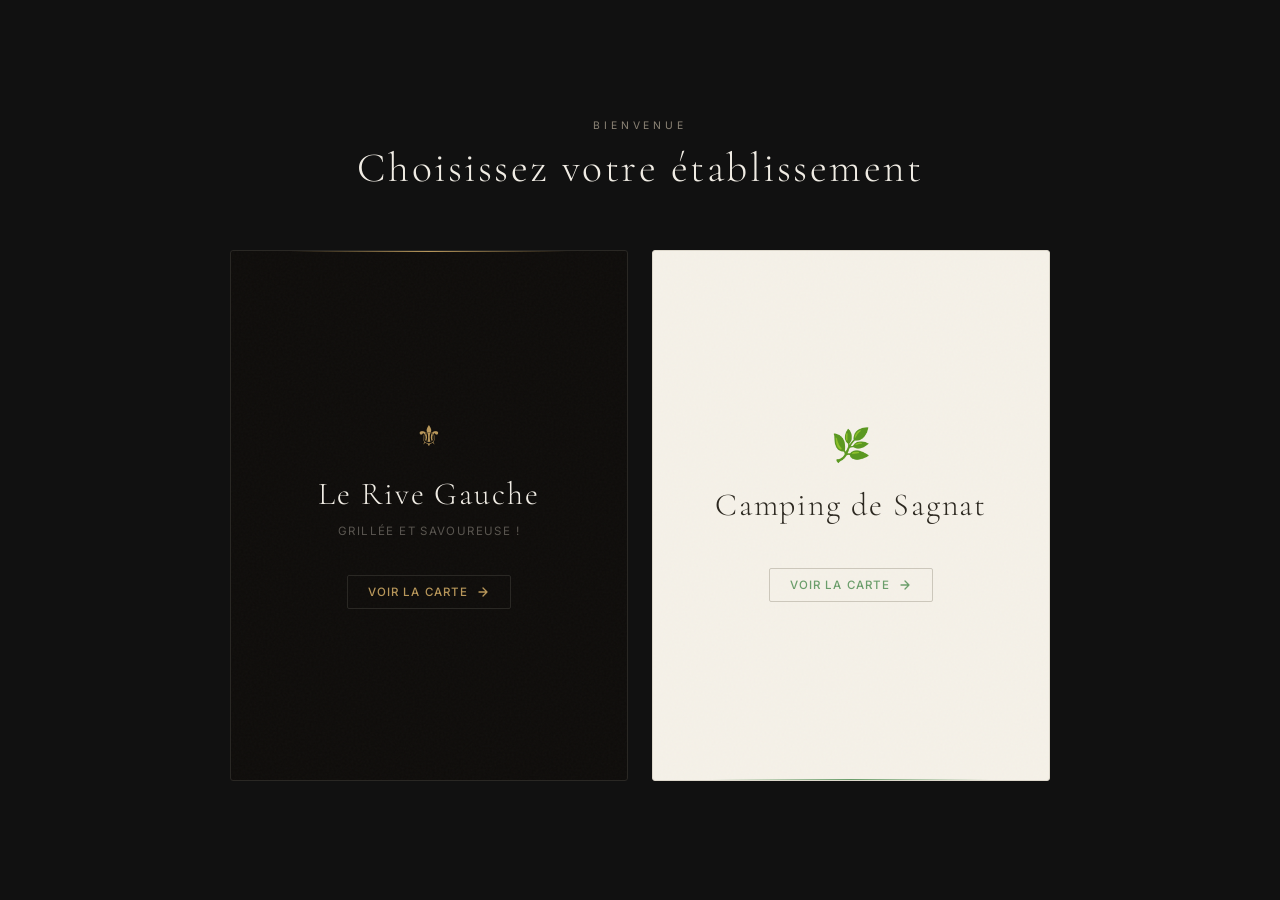
<file: index.html>
<!DOCTYPE html>
<html lang="fr">
<head>
  <meta charset="UTF-8">
  <meta name="viewport" content="width=device-width, initial-scale=1.0">
  <title>Nos Établissements</title>
  <link rel="preconnect" href="https://fonts.googleapis.com">
  <link rel="preconnect" href="https://fonts.gstatic.com" crossorigin>
  <link href="https://fonts.googleapis.com/css2?family=Cormorant+Garamond:ital,wght@0,300;0,400;0,500;1,300&family=Inter:wght@300;400;500&display=swap" rel="stylesheet">
  <link rel="stylesheet" href="landing.css">
</head>
<body>

  <main class="landing">

    <header class="landing-hd">
      <p class="landing-eyebrow">Bienvenue</p>
      <h1 class="landing-title">Choisissez votre établissement</h1>
    </header>

    <div class="cards">

      <!-- ── BISTROT ─────────────────────────── -->
      <a class="card card-dark" href="bistrot/" aria-label="Accéder au Rive Gauche">
        <div class="card-bg"></div>
        <div class="card-inner">
          <div class="card-logo" id="landing-logo-bistrot">⚜</div>
          <div class="card-name" id="landing-name-bistrot">Le Rive Gauche</div>
          <div class="card-tagline" id="landing-tag-bistrot">Grillée et Savoureuse&nbsp;!</div>
          <div class="card-cta">
            <span>Voir la carte</span>
            <svg width="14" height="14" viewBox="0 0 14 14" fill="none">
              <path d="M3 7h8M7 3l4 4-4 4" stroke="currentColor" stroke-width="1.3" stroke-linecap="round" stroke-linejoin="round"/>
            </svg>
          </div>
        </div>
      </a>

      <!-- ── CAMPING ─────────────────────────── -->
      <a class="card card-light" href="camping/" aria-label="Accéder au Camping de Sagnat">
        <div class="card-bg"></div>
        <div class="card-inner">
          <div class="card-logo" id="landing-logo-camping">🌿</div>
          <div class="card-name" id="landing-name-camping">Camping de Sagnat</div>
          <div class="card-tagline" id="landing-tag-camping"></div>
          <div class="card-cta">
            <span>Voir la carte</span>
            <svg width="14" height="14" viewBox="0 0 14 14" fill="none">
              <path d="M3 7h8M7 3l4 4-4 4" stroke="currentColor" stroke-width="1.3" stroke-linecap="round" stroke-linejoin="round"/>
            </svg>
          </div>
        </div>
      </a>

    </div>

  </main>


  <script>
  /* Charge les logos/noms depuis localStorage si déjà visités */
  (function () {
    function isUrl(s) { return s && (s.startsWith('http') || s.startsWith('data:') || s.startsWith('/')); }
    function setLogo(el, logo, name) {
      if (!el || !logo) return;
      if (isUrl(logo)) {
        el.innerHTML = '<img src="' + logo + '" alt="' + name + '" class="card-logo-img">';
      } else {
        el.textContent = logo;
      }
    }
    function apply(siteId, logoId, nameId, tagId) {
      try {
var raw = localStorage.getItem(siteId + '_restaurant_info');
var data = raw ? JSON.parse(raw) : null;
if (!data) {
  var fc = localStorage.getItem('fc_' + siteId + '_info');
  if (fc) data = JSON.parse(fc).data || null;
}
if (!data) return;
        setLogo(document.getElementById(logoId), data.logo, data.name);
        var nameEl = document.getElementById(nameId);
        if (nameEl && data.name) nameEl.textContent = data.name;
        var tagEl  = document.getElementById(tagId);
        if (tagEl  && data.tagline !== undefined) tagEl.textContent = data.tagline;
      } catch (e) {}
    }
    apply('bistrot', 'landing-logo-bistrot', 'landing-name-bistrot', 'landing-tag-bistrot');
    apply('camping', 'landing-logo-camping', 'landing-name-camping', 'landing-tag-camping');
  })();
  </script>
</body>
</html>
</file>
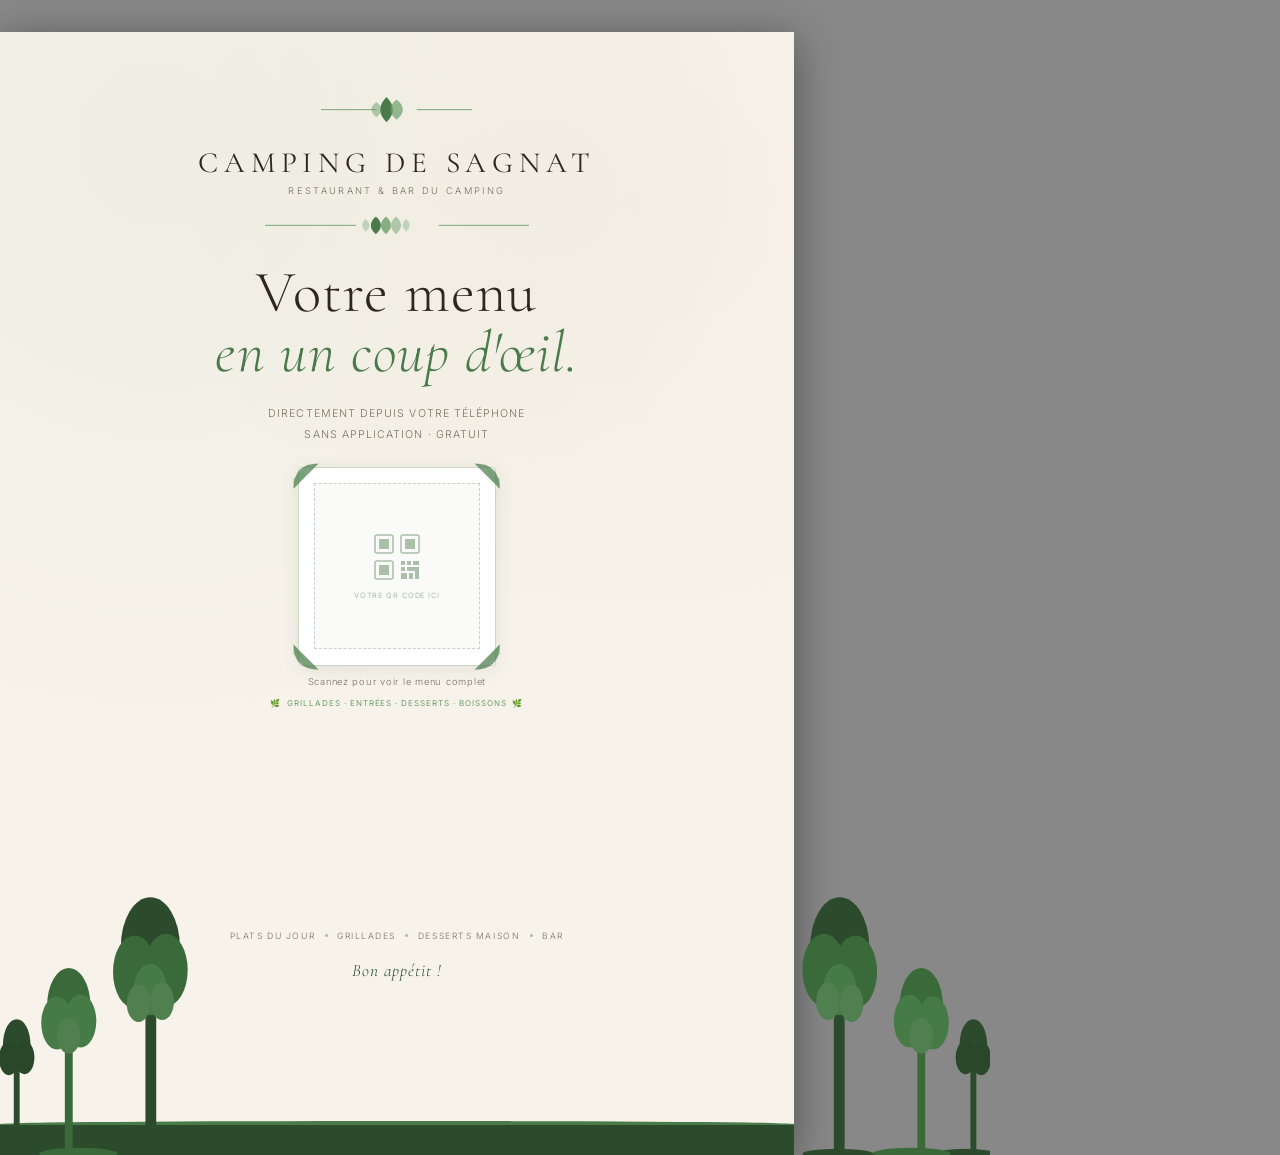
<file: carte-camping.html>
<!DOCTYPE html>
<html lang="fr">
<head>
<meta charset="UTF-8">
<meta name="viewport" content="width=device-width, initial-scale=1.0">
<title>Affiche — Camping de Sagnat</title>
<link href="https://fonts.googleapis.com/css2?family=Cormorant+Garamond:ital,wght@0,300;0,400;0,500;0,600;1,300;1,400&family=Inter:wght@300;400;500&display=swap" rel="stylesheet">
<style>
  *, *::before, *::after { box-sizing: border-box; margin: 0; padding: 0; }
 
  :root {
    --bg:      #f7f3eb;
    --green:   #4a7a4a;
    --green-l: #6b9e6b;
    --green-d: #2c4a2c;
    --text:    #2c2820;
    --text2:   #7a7060;
    --cream2:  #ede9df;
    --amber:   #c4935a;
  }
 
  @page {
    size: A4 portrait;
    margin: 0;
  }
 
  html, body {
    width: 210mm;
    height: 297mm;
    print-color-adjust: exact;
    -webkit-print-color-adjust: exact;
    background: var(--bg);
  }
 
  body {
    font-family: 'Inter', sans-serif;
    color: var(--text);
    position: relative;
    overflow: hidden;
  }
 
  /* ── Arbres — cadre naturel ── */
  .trees-left, .trees-right {
    position: absolute;
    bottom: 0;
    width: 52mm;
    height: 110mm;
    pointer-events: none;
    z-index: 2;
  }
  .trees-left  { left: 0; }
  .trees-right { right: 0; transform: scaleX(-1); transform-origin: right; }
  .trees-left svg, .trees-right svg { width: 100%; height: 100%; display: block; }
 
  /* Bande verte sol */
  .ground-strip {
    position: absolute;
    bottom: 0; left: 0; right: 0;
    height: 8mm;
    background: var(--green-d);
    z-index: 1;
  }
  .ground-strip::before {
    content: '';
    position: absolute;
    top: -3px; left: 0; right: 0;
    height: 4px;
    background: var(--green);
    border-radius: 50% 50% 0 0 / 3px 3px 0 0;
  }
 
  /* ── Texture de fond légère ── */
  body::before {
    content: '';
    position: absolute;
    inset: 0;
    background-image:
      radial-gradient(circle at 20% 10%, rgba(107,158,107,0.06) 0%, transparent 50%),
      radial-gradient(circle at 80% 15%, rgba(196,147,90,0.05) 0%, transparent 40%);
    pointer-events: none;
    z-index: 0;
  }
 
  /* ── Contenu ── */
  .poster {
    width: 210mm;
    height: 297mm;
    padding: 16mm 22mm 28mm;
    display: flex;
    flex-direction: column;
    align-items: center;
    position: relative;
    z-index: 3;
  }
 
  /* ── En-tête ── */
  .leaf-top {
    width: 40mm;
    margin-bottom: 5mm;
    flex-shrink: 0;
  }
  .restaurant-name {
    font-family: 'Cormorant Garamond', serif;
    font-size: 22pt;
    font-weight: 400;
    letter-spacing: 0.2em;
    text-transform: uppercase;
    color: var(--text);
    text-align: center;
    line-height: 1.1;
    margin-bottom: 1.5mm;
  }
  .restaurant-sub {
    font-size: 7pt;
    letter-spacing: 0.25em;
    text-transform: uppercase;
    color: var(--text2);
    text-align: center;
    margin-bottom: 5mm;
    font-weight: 300;
  }
 
  /* Séparateur feuille */
  .leaf-divider {
    width: 70mm;
    flex-shrink: 0;
    margin-bottom: 7mm;
  }
 
  /* ── Titre principal ── */
  .headline {
    text-align: center;
    margin-bottom: 5mm;
    flex-shrink: 0;
  }
  .headline-a {
    font-family: 'Cormorant Garamond', serif;
    font-size: 44pt;
    font-weight: 300;
    letter-spacing: 0.02em;
    color: var(--text);
    line-height: 1;
    display: block;
  }
  .headline-b {
    font-family: 'Cormorant Garamond', serif;
    font-size: 44pt;
    font-weight: 300;
    letter-spacing: 0.02em;
    color: var(--green);
    line-height: 1.05;
    display: block;
    font-style: italic;
  }
 
  /* ── Sous-texte ── */
  .subtext {
    font-size: 8pt;
    font-weight: 300;
    letter-spacing: 0.1em;
    color: var(--text2);
    text-align: center;
    text-transform: uppercase;
    line-height: 2;
    margin-bottom: 6mm;
    flex-shrink: 0;
  }
 
  /* ── Zone QR ── */
  .qr-zone {
    flex-shrink: 0;
    display: flex;
    flex-direction: column;
    align-items: center;
    gap: 3mm;
    margin-bottom: 5mm;
  }
  .qr-outer {
    padding: 4mm;
    background: white;
    border-radius: 3px;
    box-shadow:
      0 0 0 1px rgba(74,122,74,0.18),
      0 4px 18px rgba(44,74,44,0.1);
    position: relative;
  }
  /* Petites feuilles aux coins du cadre QR */
  .qr-corner-leaf {
    position: absolute;
    width: 8mm;
    height: 8mm;
  }
  .qr-corner-leaf.tl { top: -2mm;  left: -2mm; }
  .qr-corner-leaf.tr { top: -2mm;  right: -2mm; transform: scaleX(-1); }
  .qr-corner-leaf.bl { bottom: -2mm; left: -2mm; transform: scaleY(-1); }
  .qr-corner-leaf.br { bottom: -2mm; right: -2mm; transform: scale(-1,-1); }
 
  .qr-frame {
    width: 44mm;
    height: 44mm;
    border: 1px dashed rgba(74,122,74,0.3);
    display: flex;
    align-items: center;
    justify-content: center;
    background: #fafaf8;
  }
  .qr-placeholder {
    display: flex;
    flex-direction: column;
    align-items: center;
    gap: 2.5mm;
    opacity: 0.45;
  }
  .qr-placeholder-text {
    font-size: 5.5pt;
    letter-spacing: 0.12em;
    text-transform: uppercase;
    color: var(--green);
    text-align: center;
  }
  .qr-scan-label {
    font-size: 7pt;
    letter-spacing: 0.08em;
    color: var(--text2);
    text-align: center;
    font-weight: 300;
  }
  .qr-free-label {
    font-size: 6pt;
    letter-spacing: 0.12em;
    color: var(--green-l);
    text-align: center;
    font-weight: 400;
    text-transform: uppercase;
  }
 
  /* ── Section bas ── */
  .bottom-section {
    flex: 1;
    display: flex;
    flex-direction: column;
    align-items: center;
    justify-content: flex-end;
    width: 100%;
    padding-bottom: 18mm;
  }
  .categories {
    display: flex;
    align-items: center;
    gap: 2.5mm;
    flex-wrap: wrap;
    justify-content: center;
    margin-bottom: 5mm;
  }
  .cat {
    font-size: 6.5pt;
    letter-spacing: 0.18em;
    text-transform: uppercase;
    color: var(--text2);
    font-weight: 300;
  }
  .cat-sep {
    width: 3px;
    height: 3px;
    border-radius: 50%;
    background: var(--green-l);
    flex-shrink: 0;
    opacity: 0.6;
  }
  .closing {
    font-family: 'Cormorant Garamond', serif;
    font-size: 13pt;
    font-style: italic;
    font-weight: 300;
    color: var(--green-d);
    letter-spacing: 0.06em;
  }
 
  /* ── Print / screen ── */
  @media print {
    html, body { width: 210mm; height: 297mm; }
    body { -webkit-print-color-adjust: exact; print-color-adjust: exact; }
  }
  @media screen {
    html { background: #888; display: flex; justify-content: center; padding: 2rem 0; min-height: 100vh; }
    body { box-shadow: 0 8px 40px rgba(0,0,0,0.4); }
  }
</style>
</head>
<body>
 
<!-- Sol -->
<div class="ground-strip"></div>
 
<!-- Arbres gauche -->
<div class="trees-left">
  <svg viewBox="0 0 200 380" xmlns="http://www.w3.org/2000/svg" preserveAspectRatio="xMinYMax meet">
    <!-- Petit arbre fond -->
    <rect x="14" y="290" width="6" height="90" rx="2" fill="#2c4a2c"/>
    <ellipse cx="17" cy="268" rx="14" ry="26" fill="#2c4a2c"/>
    <ellipse cx="9"  cy="282" rx="10" ry="17" fill="#2a472a"/>
    <ellipse cx="25" cy="281" rx="10" ry="17" fill="#2a472a"/>
    <!-- Arbre moyen -->
    <rect x="66" y="255" width="8" height="125" rx="2" fill="#3a6a3a"/>
    <ellipse cx="70" cy="228" rx="22" ry="38" fill="#3a6a3a"/>
    <ellipse cx="58" cy="246" rx="16" ry="27" fill="#467a46"/>
    <ellipse cx="82" cy="244" rx="16" ry="27" fill="#467a46"/>
    <ellipse cx="70" cy="259" rx="12" ry="18" fill="#508050"/>
    <!-- Grand arbre premier plan -->
    <rect x="148" y="205" width="11" height="175" rx="3" fill="#2c4a2c"/>
    <ellipse cx="153" cy="168" rx="30" ry="50" fill="#2c4a2c"/>
    <ellipse cx="137" cy="194" rx="22" ry="37" fill="#3a6a3a"/>
    <ellipse cx="169" cy="192" rx="22" ry="37" fill="#3a6a3a"/>
    <ellipse cx="153" cy="212" rx="17" ry="26" fill="#467a46"/>
    <ellipse cx="141" cy="226" rx="12" ry="19" fill="#508050"/>
    <ellipse cx="165" cy="224" rx="12" ry="19" fill="#508050"/>
    <!-- Herbe -->
    <ellipse cx="25"  cy="379" rx="30" ry="5" fill="#2c4a2c"/>
    <ellipse cx="80"  cy="379" rx="40" ry="6" fill="#3a6a3a"/>
    <ellipse cx="155" cy="379" rx="36" ry="5" fill="#2c4a2c"/>
  </svg>
</div>
 
<!-- Arbres droite (miroir CSS) -->
<div class="trees-right">
  <svg viewBox="0 0 200 380" xmlns="http://www.w3.org/2000/svg" preserveAspectRatio="xMinYMax meet">
    <rect x="14" y="290" width="6" height="90" rx="2" fill="#2c4a2c"/>
    <ellipse cx="17" cy="268" rx="14" ry="26" fill="#2c4a2c"/>
    <ellipse cx="9"  cy="282" rx="10" ry="17" fill="#2a472a"/>
    <ellipse cx="25" cy="281" rx="10" ry="17" fill="#2a472a"/>
    <rect x="66" y="255" width="8" height="125" rx="2" fill="#3a6a3a"/>
    <ellipse cx="70" cy="228" rx="22" ry="38" fill="#3a6a3a"/>
    <ellipse cx="58" cy="246" rx="16" ry="27" fill="#467a46"/>
    <ellipse cx="82" cy="244" rx="16" ry="27" fill="#467a46"/>
    <ellipse cx="70" cy="259" rx="12" ry="18" fill="#508050"/>
    <rect x="148" y="205" width="11" height="175" rx="3" fill="#2c4a2c"/>
    <ellipse cx="153" cy="168" rx="30" ry="50" fill="#2c4a2c"/>
    <ellipse cx="137" cy="194" rx="22" ry="37" fill="#3a6a3a"/>
    <ellipse cx="169" cy="192" rx="22" ry="37" fill="#3a6a3a"/>
    <ellipse cx="153" cy="212" rx="17" ry="26" fill="#467a46"/>
    <ellipse cx="141" cy="226" rx="12" ry="19" fill="#508050"/>
    <ellipse cx="165" cy="224" rx="12" ry="19" fill="#508050"/>
    <ellipse cx="25"  cy="379" rx="30" ry="5" fill="#2c4a2c"/>
    <ellipse cx="80"  cy="379" rx="40" ry="6" fill="#3a6a3a"/>
    <ellipse cx="155" cy="379" rx="36" ry="5" fill="#2c4a2c"/>
  </svg>
</div>
 
<div class="poster">
 
  <!-- Petite feuille déco haut -->
  <svg class="leaf-top" viewBox="0 0 120 28" xmlns="http://www.w3.org/2000/svg">
    <line x1="0" y1="14" x2="44" y2="14" stroke="#6b9e6b" stroke-width="0.7"/>
    <line x1="76" y1="14" x2="120" y2="14" stroke="#6b9e6b" stroke-width="0.7"/>
    <path d="M 52 4 Q 62 14 52 24 Q 42 14 52 4 Z" fill="#4a7a4a"/>
    <path d="M 60 6 Q 70 14 60 22 Q 50 14 60 6 Z" fill="#6b9e6b" opacity="0.7"/>
    <path d="M 44 8 Q 52 14 44 20 Q 36 14 44 8 Z" fill="#6b9e6b" opacity="0.5"/>
  </svg>
 
  <!-- Nom -->
  <div class="restaurant-name">Camping de Sagnat</div>
  <div class="restaurant-sub">Restaurant &amp; Bar du Camping</div>
 
  <!-- Divider feuilles -->
  <svg class="leaf-divider" viewBox="0 0 210 18" xmlns="http://www.w3.org/2000/svg">
    <line x1="0" y1="9" x2="72" y2="9" stroke="#6b9e6b" stroke-width="0.7"/>
    <line x1="138" y1="9" x2="210" y2="9" stroke="#6b9e6b" stroke-width="0.7"/>
    <path d="M 88 2 Q 96 9 88 16 Q 80 9 88 2 Z" fill="#4a7a4a"/>
    <path d="M 96 2 Q 104 9 96 16 Q 88 9 96 2 Z" fill="#6b9e6b" opacity="0.8"/>
    <path d="M 104 2 Q 112 9 104 16 Q 96 9 104 2 Z" fill="#6b9e6b" opacity="0.5"/>
    <path d="M 80 4 Q 86 9 80 14 Q 74 9 80 4 Z" fill="#6b9e6b" opacity="0.35"/>
    <path d="M 112 4 Q 118 9 112 14 Q 106 9 112 4 Z" fill="#6b9e6b" opacity="0.35"/>
  </svg>
 
  <!-- Titre -->
  <div class="headline">
    <span class="headline-a">Votre menu</span>
    <span class="headline-b">en un coup d'œil.</span>
  </div>
 
  <!-- Sous-texte -->
  <p class="subtext">
    Directement depuis votre téléphone<br>
    Sans application · Gratuit
  </p>
 
  <!-- QR Zone -->
  <div class="qr-zone">
    <div class="qr-outer">
      <!-- Feuilles coins -->
      <svg class="qr-corner-leaf tl" viewBox="0 0 24 24" xmlns="http://www.w3.org/2000/svg">
        <path d="M 2 22 Q 2 2 22 2 Q 12 12 2 22 Z" fill="#4a7a4a" opacity="0.7"/>
        <path d="M 2 22 L 2 14 Q 10 10 14 2 Q 10 14 2 22 Z" fill="#6b9e6b" opacity="0.5"/>
      </svg>
      <svg class="qr-corner-leaf tr" viewBox="0 0 24 24" xmlns="http://www.w3.org/2000/svg">
        <path d="M 2 22 Q 2 2 22 2 Q 12 12 2 22 Z" fill="#4a7a4a" opacity="0.7"/>
        <path d="M 2 22 L 2 14 Q 10 10 14 2 Q 10 14 2 22 Z" fill="#6b9e6b" opacity="0.5"/>
      </svg>
      <svg class="qr-corner-leaf bl" viewBox="0 0 24 24" xmlns="http://www.w3.org/2000/svg">
        <path d="M 2 22 Q 2 2 22 2 Q 12 12 2 22 Z" fill="#4a7a4a" opacity="0.7"/>
        <path d="M 2 22 L 2 14 Q 10 10 14 2 Q 10 14 2 22 Z" fill="#6b9e6b" opacity="0.5"/>
      </svg>
      <svg class="qr-corner-leaf br" viewBox="0 0 24 24" xmlns="http://www.w3.org/2000/svg">
        <path d="M 2 22 Q 2 2 22 2 Q 12 12 2 22 Z" fill="#4a7a4a" opacity="0.7"/>
        <path d="M 2 22 L 2 14 Q 10 10 14 2 Q 10 14 2 22 Z" fill="#6b9e6b" opacity="0.5"/>
      </svg>
 
      <div class="qr-frame">
        <div class="qr-placeholder">
          <svg width="48" height="48" viewBox="0 0 48 48" xmlns="http://www.w3.org/2000/svg">
            <rect x="2"  y="2"  width="18" height="18" rx="2" fill="none" stroke="#4a7a4a" stroke-width="1.5"/>
            <rect x="6"  y="6"  width="10" height="10" fill="#4a7a4a"/>
            <rect x="28" y="2"  width="18" height="18" rx="2" fill="none" stroke="#4a7a4a" stroke-width="1.5"/>
            <rect x="32" y="6"  width="10" height="10" fill="#4a7a4a"/>
            <rect x="2"  y="28" width="18" height="18" rx="2" fill="none" stroke="#4a7a4a" stroke-width="1.5"/>
            <rect x="6"  y="32" width="10" height="10" fill="#4a7a4a"/>
            <rect x="28" y="28" width="4"  height="4"  fill="#4a7a4a"/>
            <rect x="34" y="28" width="4"  height="4"  fill="#4a7a4a"/>
            <rect x="40" y="28" width="6"  height="4"  fill="#4a7a4a"/>
            <rect x="28" y="34" width="4"  height="4"  fill="#4a7a4a"/>
            <rect x="34" y="34" width="8"  height="4"  fill="#4a7a4a"/>
            <rect x="28" y="40" width="6"  height="6"  fill="#4a7a4a"/>
            <rect x="36" y="40" width="4"  height="6"  fill="#4a7a4a"/>
            <rect x="42" y="34" width="4"  height="12" fill="#4a7a4a"/>
          </svg>
          <span class="qr-placeholder-text">Votre QR code ici</span>
        </div>
      </div>
    </div>
    <p class="qr-scan-label">Scannez pour voir le menu complet</p>
    <p class="qr-free-label">🌿 &nbsp;Grillades · Entrées · Desserts · Boissons&nbsp; 🌿</p>
  </div>
 
  <!-- Bas -->
  <div class="bottom-section">
    <div class="categories">
      <span class="cat">Plats du jour</span>
      <span class="cat-sep"></span>
      <span class="cat">Grillades</span>
      <span class="cat-sep"></span>
      <span class="cat">Desserts maison</span>
      <span class="cat-sep"></span>
      <span class="cat">Bar</span>
    </div>
    <p class="closing">Bon appétit !</p>
  </div>
 
</div>
 
</body>
</html>
</file>
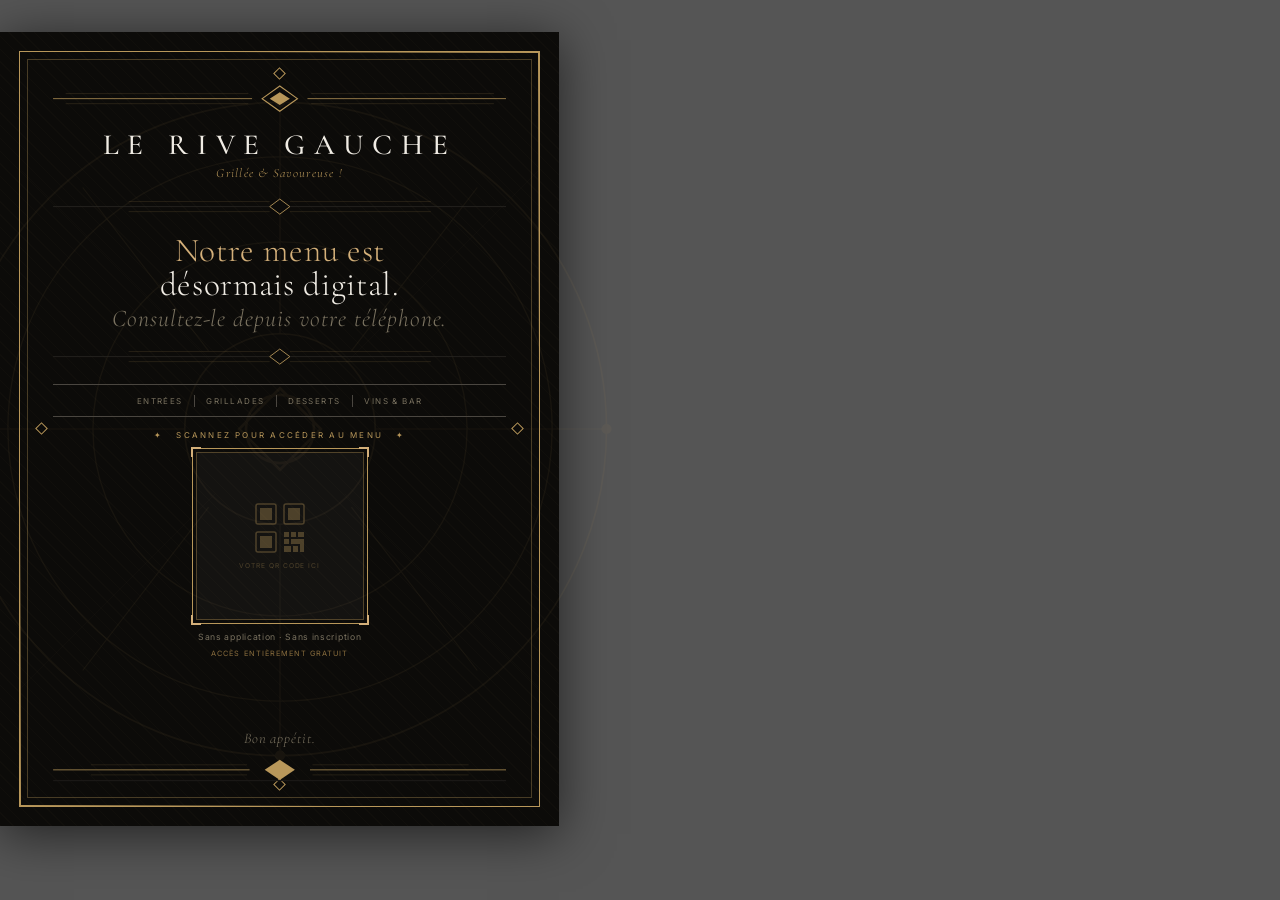
<file: carte-restau.html>
<!DOCTYPE html>
<html lang="fr">
<head>
<meta charset="UTF-8">
<title>Carte table — Le Rive Gauche</title>
<link href="https://fonts.googleapis.com/css2?family=Cormorant+Garamond:ital,wght@0,300;0,400;0,500;0,600;1,300;1,400;1,500&family=Inter:wght@300;400;500&display=swap" rel="stylesheet">
<style>
*,*::before,*::after{box-sizing:border-box;margin:0;padding:0;}
:root{
  --bg:#0c0b09; --bg2:#110f0c;
  --gold:#b8975a; --gold-l:#d4b07a; --gold-d:#8a6e3e;
  --cream:#f0ece4; --dim:#7a7260; --dim2:#4a4640;
}
@page{size:A5 portrait;margin:0;}
html{
  width:148mm;height:210mm;
  background:var(--bg);
  print-color-adjust:exact;
  -webkit-print-color-adjust:exact;
}
body{
  font-family:'Inter',sans-serif;
  color:var(--cream);
  width:148mm;height:210mm;
  position:relative;
  overflow:hidden;
  background:var(--bg);
  /* Diagonales très subtiles */
  background-image:
    repeating-linear-gradient(
      45deg,
      rgba(184,151,90,0.025) 0px,
      rgba(184,151,90,0.025) 1px,
      transparent 1px,
      transparent 9px
    );
}
 
/* ── Médaillon Art Déco background ── */
.medallion{
  position:absolute;
  top:50%;left:50%;
  transform:translate(-50%,-50%);
  width:180mm;height:180mm;
  opacity:0.065;
  pointer-events:none;
  z-index:0;
}
 
/* ── Cadres ── */
.frame-a{position:absolute;inset:5mm;border:1px solid var(--gold);z-index:1;pointer-events:none;}
.frame-b{position:absolute;inset:7.2mm;border:0.4px solid rgba(184,151,90,0.35);z-index:1;pointer-events:none;}
 
/* Coins renforcés */
.frame-a::before,.frame-a::after,.frame-b::before{content:'';position:absolute;}
.frame-a::before{
  top:-1px;left:-1px;right:-1px;bottom:-1px;
  border:2px solid transparent;
  border-image:linear-gradient(45deg,var(--gold) 0%,transparent 25%,transparent 75%,var(--gold) 100%) 1;
}
 
/* Diamants milieu de chaque côté du cadre extérieur */
.mid-diamond{
  position:absolute;
  width:9px;height:9px;
  background:var(--bg);
  border:1px solid var(--gold);
  transform:rotate(45deg);
  z-index:2;
}
.md-top   {top:4.5mm;left:50%;margin-left:-4.5px;}
.md-bottom{bottom:4.5mm;left:50%;margin-left:-4.5px;}
.md-left  {left:4.5mm;top:50%;margin-top:-4.5px;}
.md-right {right:4.5mm;top:50%;margin-top:-4.5px;}
 
/* ── Contenu ── */
.poster{
  position:relative;z-index:3;
  width:148mm;height:210mm;
  padding:13mm 14mm 11mm;
  display:flex;flex-direction:column;align-items:center;
  gap:0;
}
 
/* ── Bloc titre ── */
.top-orn{width:100%;flex-shrink:0;margin-bottom:3.5mm;}
.restaurant-name{
  font-family:'Cormorant Garamond',serif;
  font-size:22pt;font-weight:500;
  letter-spacing:0.3em;text-transform:uppercase;
  color:var(--cream);text-align:center;line-height:1;
  margin-bottom:1.5mm;flex-shrink:0;
}
.tagline{
  font-family:'Cormorant Garamond',serif;
  font-size:9.5pt;font-style:italic;font-weight:300;
  letter-spacing:0.1em;color:var(--gold);
  text-align:center;margin-bottom:3.5mm;flex-shrink:0;
}
.major-div{width:100%;flex-shrink:0;margin-bottom:4mm;}
 
/* ── Headline ── */
.headline{text-align:center;flex-shrink:0;margin-bottom:3mm;}
.headline-a{
  font-family:'Cormorant Garamond',serif;
  font-size:25pt;font-weight:300;letter-spacing:0.02em;
  color:var(--gold-l);line-height:1;display:block;
}
.headline-b{
  font-family:'Cormorant Garamond',serif;
  font-size:25pt;font-weight:300;letter-spacing:0.02em;
  color:var(--cream);line-height:1.05;display:block;
}
.headline-c{
  font-family:'Cormorant Garamond',serif;
  font-size:18pt;font-weight:300;font-style:italic;
  letter-spacing:0.04em;color:var(--dim);
  line-height:1.1;display:block;margin-top:1mm;
}
 
/* ── Citation ── */
.quote-section{
  flex-shrink:0;
  border-left:1.5px solid var(--gold-d);
  padding:2.5mm 3.5mm;
  margin:2mm 2mm 2mm;
  text-align:left;
  width:100%;
}
.quote-text{
  font-family:'Cormorant Garamond',serif;
  font-size:8.5pt;font-style:italic;font-weight:300;
  color:var(--dim);line-height:1.6;
  letter-spacing:0.02em;
}
.quote-author{
  font-size:6.5pt;letter-spacing:0.14em;text-transform:uppercase;
  color:var(--gold-d);margin-top:1mm;font-weight:400;
}
 
/* ── Catégories ── */
.cats{
  flex-shrink:0;
  width:100%;
  padding:2.5mm 0;
  display:flex;align-items:center;justify-content:center;
  gap:0;flex-wrap:wrap;
  border-top:0.5px solid var(--dim2);
  border-bottom:0.5px solid var(--dim2);
  margin-bottom:3.5mm;
}
.cat{
  font-size:6pt;letter-spacing:0.18em;text-transform:uppercase;
  color:var(--dim);padding:0 3mm;font-weight:400;
}
.cat-sep{
  width:1px;height:12px;
  background:var(--dim2);flex-shrink:0;
}
 
/* ── Zone QR ── */
.qr-area{
  flex-shrink:0;
  display:flex;flex-direction:column;align-items:center;gap:2mm;
  margin-bottom:3mm;
}
.qr-label-top{
  font-size:6pt;letter-spacing:0.28em;text-transform:uppercase;
  color:var(--gold);font-weight:400;
}
.qr-outer-frame{
  padding:4px;
  border:1px solid var(--gold);
  position:relative;
}
.qr-outer-frame::before{
  content:'';position:absolute;inset:3px;
  border:0.4px solid rgba(184,151,90,0.4);
}
/* Coins ornementaux du cadre QR */
.qr-outer-frame .qc{
  position:absolute;width:10px;height:10px;
}
.qc-tl{top:-2px;left:-2px;border-top:2px solid var(--gold-l);border-left:2px solid var(--gold-l);}
.qc-tr{top:-2px;right:-2px;border-top:2px solid var(--gold-l);border-right:2px solid var(--gold-l);}
.qc-bl{bottom:-2px;left:-2px;border-bottom:2px solid var(--gold-l);border-left:2px solid var(--gold-l);}
.qc-br{bottom:-2px;right:-2px;border-bottom:2px solid var(--gold-l);border-right:2px solid var(--gold-l);}
 
.qr-box{
  width:44mm;height:44mm;
  background:rgba(255,255,255,0.03);
  display:flex;align-items:center;justify-content:center;
  position:relative;z-index:1;
}
.qr-inner-label{
  display:flex;flex-direction:column;align-items:center;gap:2mm;
  opacity:0.35;
}
.qr-inner-label span{
  font-size:5pt;letter-spacing:0.14em;text-transform:uppercase;
  color:var(--gold);display:block;
}
.qr-sub{
  font-size:6.5pt;letter-spacing:0.08em;color:var(--dim);text-align:center;
}
.qr-free{
  font-size:5.5pt;letter-spacing:0.14em;text-transform:uppercase;
  color:var(--gold-d);text-align:center;
}
 
/* ── Bas ── */
.bottom{
  flex:1;display:flex;flex-direction:column;
  align-items:center;justify-content:flex-end;
  width:100%;gap:2.5mm;
}
.closing{
  font-family:'Cormorant Garamond',serif;
  font-size:11pt;font-style:italic;font-weight:300;
  color:var(--dim);letter-spacing:0.06em;
}
.bottom-orn{width:100%;}
 
@media screen{
  html{width:148mm;background:#555;display:flex;justify-content:center;padding:2rem 0;min-height:100vh;}
  body{box-shadow:0 8px 48px rgba(0,0,0,0.6);}
}
@media print{
  html,body{width:148mm;height:210mm;}
  body{-webkit-print-color-adjust:exact;print-color-adjust:exact;}
}
</style>
</head>
<body>
 
<!-- Médaillon de fond -->
<svg class="medallion" viewBox="0 0 200 200" xmlns="http://www.w3.org/2000/svg">
  <circle cx="100" cy="100" r="96" fill="none" stroke="#b8975a" stroke-width="0.5"/>
  <circle cx="100" cy="100" r="80" fill="none" stroke="#b8975a" stroke-width="0.4"/>
  <circle cx="100" cy="100" r="55" fill="none" stroke="#b8975a" stroke-width="0.4"/>
  <circle cx="100" cy="100" r="28" fill="none" stroke="#b8975a" stroke-width="0.5"/>
  <circle cx="100" cy="100" r="10" fill="none" stroke="#b8975a" stroke-width="0.8"/>
  <!-- 16 rayons -->
  <line x1="100" y1="72" x2="100" y2="4"   stroke="#b8975a" stroke-width="0.35"/>
  <line x1="121" y1="77" x2="158" y2="29"  stroke="#b8975a" stroke-width="0.35"/>
  <line x1="128" y1="100" x2="196" y2="100" stroke="#b8975a" stroke-width="0.35"/>
  <line x1="121" y1="123" x2="158" y2="171" stroke="#b8975a" stroke-width="0.35"/>
  <line x1="100" y1="128" x2="100" y2="196" stroke="#b8975a" stroke-width="0.35"/>
  <line x1="79" y1="123" x2="42" y2="171"  stroke="#b8975a" stroke-width="0.35"/>
  <line x1="72" y1="100" x2="4" y2="100"   stroke="#b8975a" stroke-width="0.35"/>
  <line x1="79" y1="77" x2="42" y2="29"    stroke="#b8975a" stroke-width="0.35"/>
  <!-- 8 rayons secondaires (diagonaux) -->
  <line x1="119" y1="81" x2="176" y2="24"  stroke="#b8975a" stroke-width="0.2" opacity="0.6"/>
  <line x1="119" y1="119" x2="176" y2="176" stroke="#b8975a" stroke-width="0.2" opacity="0.6"/>
  <line x1="81" y1="119" x2="24" y2="176"  stroke="#b8975a" stroke-width="0.2" opacity="0.6"/>
  <line x1="81" y1="81" x2="24" y2="24"    stroke="#b8975a" stroke-width="0.2" opacity="0.6"/>
  <!-- Diamant central -->
  <polygon points="100,88 112,100 100,112 88,100" fill="none" stroke="#b8975a" stroke-width="0.8"/>
  <!-- Points aux extrémités des rayons -->
  <circle cx="100" cy="4"   r="1.5" fill="#b8975a"/>
  <circle cx="196" cy="100" r="1.5" fill="#b8975a"/>
  <circle cx="100" cy="196" r="1.5" fill="#b8975a"/>
  <circle cx="4"   cy="100" r="1.5" fill="#b8975a"/>
</svg>
 
<!-- Cadres -->
<div class="frame-a">
  <div class="mid-diamond md-top"></div>
  <div class="mid-diamond md-bottom"></div>
  <div class="mid-diamond md-left"></div>
  <div class="mid-diamond md-right"></div>
</div>
<div class="frame-b"></div>
 
<div class="poster">
 
  <!-- Ornement haut -->
  <svg class="top-orn" viewBox="0 0 360 28" xmlns="http://www.w3.org/2000/svg">
    <line x1="0" y1="14" x2="158" y2="14" stroke="#b8975a" stroke-width="0.6"/>
    <line x1="202" y1="14" x2="360" y2="14" stroke="#b8975a" stroke-width="0.6"/>
    <line x1="10" y1="10" x2="155" y2="10" stroke="#b8975a" stroke-width="0.25" opacity="0.5"/>
    <line x1="205" y1="10" x2="350" y2="10" stroke="#b8975a" stroke-width="0.25" opacity="0.5"/>
    <line x1="10" y1="18" x2="155" y2="18" stroke="#b8975a" stroke-width="0.25" opacity="0.5"/>
    <line x1="205" y1="18" x2="350" y2="18" stroke="#b8975a" stroke-width="0.25" opacity="0.5"/>
    <polygon points="180,4 194,14 180,24 166,14" fill="none" stroke="#b8975a" stroke-width="0.9"/>
    <polygon points="180,9 188,14 180,19 172,14" fill="#b8975a"/>
  </svg>
 
  <div class="restaurant-name">Le Rive Gauche</div>
  <div class="tagline">Grillée &amp; Savoureuse !</div>
 
  <!-- Grand séparateur -->
  <svg class="major-div" viewBox="0 0 360 20" xmlns="http://www.w3.org/2000/svg">
    <line x1="0" y1="10" x2="360" y2="10" stroke="#2a2824" stroke-width="0.6"/>
    <line x1="60" y1="6" x2="300" y2="6" stroke="#b8975a" stroke-width="0.3" opacity="0.4"/>
    <line x1="60" y1="14" x2="300" y2="14" stroke="#b8975a" stroke-width="0.3" opacity="0.4"/>
    <rect x="172" y="5" width="16" height="10" fill="#0c0b09"/>
    <polygon points="180,4 188,10 180,16 172,10" fill="none" stroke="#b8975a" stroke-width="0.7"/>
  </svg>
 
  <!-- Titre -->
  <div class="headline">
    <span class="headline-a">Notre menu est</span>
    <span class="headline-b">désormais digital.</span>
    <span class="headline-c">Consultez-le depuis votre téléphone.</span>
  </div>
 
 <!-- Grand séparateur -->
  <svg class="major-div" viewBox="0 0 360 20" xmlns="http://www.w3.org/2000/svg">
    <line x1="0" y1="10" x2="360" y2="10" stroke="#2a2824" stroke-width="0.6"/>
    <line x1="60" y1="6" x2="300" y2="6" stroke="#b8975a" stroke-width="0.3" opacity="0.4"/>
    <line x1="60" y1="14" x2="300" y2="14" stroke="#b8975a" stroke-width="0.3" opacity="0.4"/>
    <rect x="172" y="5" width="16" height="10" fill="#0c0b09"/>
    <polygon points="180,4 188,10 180,16 172,10" fill="none" stroke="#b8975a" stroke-width="0.7"/>
  </svg>

  <!-- Catégories -->
  <div class="cats">
    <span class="cat">Entrées</span><div class="cat-sep"></div>
    <span class="cat">Grillades</span><div class="cat-sep"></div>
    <span class="cat">Desserts</span><div class="cat-sep"></div>
    <span class="cat">Vins &amp; Bar</span>
  </div>
 
  <!-- QR -->
  <div class="qr-area">
    <span class="qr-label-top">✦ &nbsp; Scannez pour accéder au menu &nbsp; ✦</span>
    <div class="qr-outer-frame">
      <div class="qc qc-tl"></div><div class="qc qc-tr"></div>
      <div class="qc qc-bl"></div><div class="qc qc-br"></div>
      <div class="qr-box">
        <div class="qr-inner-label">
          <svg width="52" height="52" viewBox="0 0 52 52" xmlns="http://www.w3.org/2000/svg">
            <rect x="2"  y="2"  width="20" height="20" rx="2" fill="none" stroke="#b8975a" stroke-width="1.5"/>
            <rect x="6"  y="6"  width="12" height="12" fill="#b8975a"/>
            <rect x="30" y="2"  width="20" height="20" rx="2" fill="none" stroke="#b8975a" stroke-width="1.5"/>
            <rect x="34" y="6"  width="12" height="12" fill="#b8975a"/>
            <rect x="2"  y="30" width="20" height="20" rx="2" fill="none" stroke="#b8975a" stroke-width="1.5"/>
            <rect x="6"  y="34" width="12" height="12" fill="#b8975a"/>
            <rect x="30" y="30" width="5" height="5" fill="#b8975a"/>
            <rect x="37" y="30" width="5" height="5" fill="#b8975a"/>
            <rect x="44" y="30" width="6" height="5" fill="#b8975a"/>
            <rect x="30" y="37" width="5" height="5" fill="#b8975a"/>
            <rect x="37" y="37" width="9" height="5" fill="#b8975a"/>
            <rect x="30" y="44" width="7" height="6" fill="#b8975a"/>
            <rect x="39" y="44" width="5" height="6" fill="#b8975a"/>
            <rect x="46" y="37" width="4" height="13" fill="#b8975a"/>
          </svg>
          <span>Votre QR code ici</span>
        </div>
      </div>
    </div>
    <p class="qr-sub">Sans application · Sans inscription</p>
    <p class="qr-free">Accès entièrement gratuit</p>
  </div>
 
  <!-- Bas -->
  <div class="bottom">
    <p class="closing">Bon appétit.</p>
    <svg class="bottom-orn" viewBox="0 0 360 22" xmlns="http://www.w3.org/2000/svg">
      <line x1="0" y1="11" x2="156" y2="11" stroke="#b8975a" stroke-width="0.6"/>
      <line x1="204" y1="11" x2="360" y2="11" stroke="#b8975a" stroke-width="0.6"/>
      <line x1="30" y1="7"  x2="154" y2="7" stroke="#b8975a" stroke-width="0.25" opacity="0.45"/>
      <line x1="206" y1="7" x2="330" y2="7" stroke="#b8975a" stroke-width="0.25" opacity="0.45"/>
      <line x1="30" y1="15" x2="154" y2="15" stroke="#b8975a" stroke-width="0.25" opacity="0.45"/>
      <line x1="206" y1="15" x2="330" y2="15" stroke="#b8975a" stroke-width="0.25" opacity="0.45"/>
      <polygon points="180,3 192,11 180,19 168,11" fill="#b8975a"/>
      <rect x="0" y="19" width="360" height="1" fill="#1a1816"/>
    </svg>
  </div>
</div>
</body>
</html>
</file>
<file: landing.css>
/* ================================================================
   LANDING.CSS — Page de sélection des établissements
   ================================================================ */

*, *::before, *::after { box-sizing: border-box; margin: 0; padding: 0; }
html, body { height: 100%; }
body {
  font-family: 'Inter', system-ui, sans-serif;
  background: #111;
  color: #f0ece4;
  min-height: 100vh;
  display: flex;
  flex-direction: column;
}

/* ── Header ─────────────────────────────────────────────────────── */
.landing {
  flex: 1;
  display: flex;
  flex-direction: column;
  align-items: center;
  justify-content: center;
  padding: 3rem 1.5rem;
  min-height: 100vh;
}

.landing-hd {
  text-align: center;
  margin-bottom: 3.5rem;
}
.landing-eyebrow {
  font-size: 0.65rem;
  letter-spacing: 0.38em;
  text-transform: uppercase;
  color: #8c8476;
  margin-bottom: 0.75rem;
}
.landing-title {
  font-family: 'Cormorant Garamond', Georgia, serif;
  font-size: clamp(1.5rem, 5vw, 2.6rem);
  font-weight: 300;
  letter-spacing: 0.06em;
  color: #f0ece4;
  line-height: 1.2;
}

/* ── Logo image dans les cards de la landing ────────────────────── */
.card-logo-img {
  display: block;
  max-height: 2.8rem;
  max-width: 5.5rem;
  width: auto;
  height: auto;
  object-fit: contain;
}

/* ── Cards grid ─────────────────────────────────────────────────── */
.cards {
  display: grid;
  grid-template-columns: repeat(2, 1fr);
  gap: 1.5rem;
  width: 100%;
  max-width: 820px;
}

/* ── Card base ──────────────────────────────────────────────────── */
.card {
  position: relative;
  display: block;
  text-decoration: none;
  border-radius: 3px;
  overflow: hidden;
  aspect-ratio: 3 / 4;
  transition: transform 0.28s cubic-bezier(0.34, 1.3, 0.64, 1),
              box-shadow 0.28s ease;
}
.card:hover {
  transform: translateY(-5px);
  box-shadow: 0 24px 56px rgba(0, 0, 0, 0.4);
}
.card:focus-visible {
  outline: 2px solid #b8975a;
  outline-offset: 3px;
}

/* Subtle noise texture overlay */
.card-bg {
  position: absolute;
  inset: 0;
  opacity: 0.03;
  background-image: url("data:image/svg+xml,%3Csvg viewBox='0 0 200 200' xmlns='http://www.w3.org/2000/svg'%3E%3Cfilter id='n'%3E%3CfeTurbulence type='fractalNoise' baseFrequency='0.9' numOctaves='4' stitchTiles='stitch'/%3E%3C/filter%3E%3Crect width='100%25' height='100%25' filter='url(%23n)'/%3E%3C/svg%3E");
  pointer-events: none;
}

.card-inner {
  position: relative;
  z-index: 1;
  height: 100%;
  display: flex;
  flex-direction: column;
  align-items: center;
  justify-content: center;
  padding: 2.5rem 1.75rem;
  text-align: center;
  gap: 0;
}

/* ── Card — Bistrot (sombre) ─────────────────────────────────────── */
.card-dark {
  background: #0e0c0a;
  border: 1px solid #2a2824;
  color: #f0ece4;
}
.card-dark .card-logo    { color: #b8975a; }
.card-dark .card-name    { color: #f0ece4; }
.card-dark .card-tagline { color: #5a5650; }
.card-dark .card-cta     { border-color: #2a2824; color: #b8975a; }
.card-dark:hover .card-cta { background: #b8975a; color: #0e0c0a; border-color: #b8975a; }

/* Top rule */
.card-dark::before {
  content: '';
  position: absolute;
  top: 0; left: 15%; right: 15%;
  height: 1px;
  background: linear-gradient(90deg, transparent, #b8975a, transparent);
}

/* ── Card — Guinguette (clair) ──────────────────────────────────── */
.card-light {
  background: #f5f1e8;
  border: 1px solid #ddd8cc;
  color: #2c2820;
}
.card-light .card-logo    { color: #6b9e6b; font-size: 2rem; }
.card-light .card-name    { color: #2c2820; }
.card-light .card-tagline { color: #9a9488; }
.card-light .card-cta     { border-color: #ccc7bb; color: #6b9e6b; }
.card-light:hover .card-cta { background: #6b9e6b; color: #f5f1e8; border-color: #6b9e6b; }

/* Bottom rule */
.card-light::after {
  content: '';
  position: absolute;
  bottom: 0; left: 15%; right: 15%;
  height: 1px;
  background: linear-gradient(90deg, transparent, #6b9e6b, transparent);
}

/* ── Card — Éléments communs ─────────────────────────────────────── */
.card-logo {
  font-size: 1.8rem;
  margin-bottom: 1.6rem;
  line-height: 1;
}
.card-name {
  font-family: 'Cormorant Garamond', Georgia, serif;
  font-size: clamp(1.4rem, 3.5vw, 2rem);
  font-weight: 300;
  letter-spacing: 0.06em;
  line-height: 1.15;
  margin-bottom: 0.6rem;
}
.card-tagline {
  font-size: 0.72rem;
  letter-spacing: 0.12em;
  text-transform: uppercase;
  line-height: 1.5;
  margin-bottom: 2.2rem;
}
.card-cta {
  display: inline-flex;
  align-items: center;
  gap: 0.5rem;
  padding: 0.55rem 1.2rem;
  border: 1px solid;
  border-radius: 2px;
  font-size: 0.72rem;
  font-weight: 500;
  letter-spacing: 0.1em;
  text-transform: uppercase;
  transition: all 0.22s ease;
}

/* ── Responsive ─────────────────────────────────────────────────── */
@media (max-width: 640px) {
  .landing {
    padding: 0;
    min-height: 100vh;
    display: flex;
    flex-direction: column;
    justify-content: stretch;
  }
  .landing-hd {
    padding: 2.2rem 1.5rem 1.4rem;
    margin-bottom: 0;
  }
  .landing-title { font-size: 1.25rem; letter-spacing: 0.04em; }
  .landing-eyebrow { margin-bottom: 0.5rem; }

  .cards {
    grid-template-columns: 1fr;
    gap: 0;
    flex: 1;
    max-width: 100%;
    /* Two cards fill remaining viewport height */
    grid-template-rows: 1fr 1fr;
    height: 100%;
  }

  .card {
    aspect-ratio: unset;
    border-radius: 0;
    border-left: none;
    border-right: none;
  }
  .card-dark  { border-top: 1px solid #2a2824; border-bottom: 1px solid #2a2824; }
  .card-light { border-top: 1px solid #d8d4ca; border-bottom: 1px solid #d8d4ca; }

  /* On mobile: horizontal layout inside card */
  .card-inner {
    flex-direction: row;
    align-items: center;
    text-align: left;
    padding: 1.6rem 1.8rem;
    gap: 1.4rem;
  }
  .card-logo {
    font-size: 2rem;
    margin-bottom: 0;
    flex-shrink: 0;
    width: 40px;
    text-align: center;
  }
  /* Text block — stack name / tagline / cta vertically */
  .card-name    { font-size: 1.5rem; margin-bottom: 0.3rem; }
  .card-tagline { font-size: 0.65rem; margin-bottom: 0.9rem; }
  .card-cta     { padding: 0.42rem 0.9rem; font-size: 0.67rem; }
}

@media (prefers-reduced-motion: reduce) {
  .card { transition: none; }
  .card-cta { transition: none; }
}
</file>
